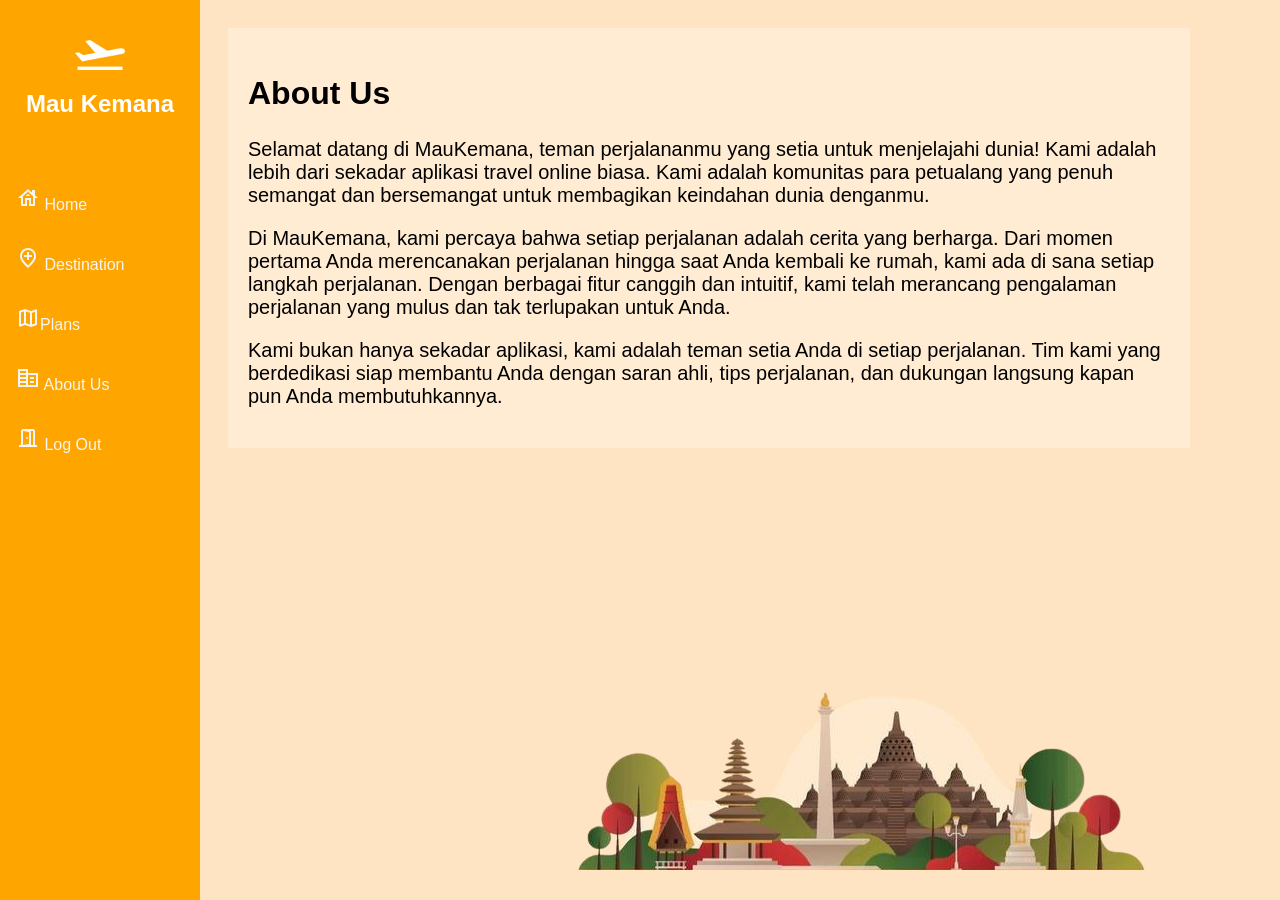
<file: AOL HCI/about_us/aboutus.html>
<!DOCTYPE html>
<html lang="en">
<head>
  <meta charset="UTF-8">
  <link rel="stylesheet" href="https://fonts.googleapis.com/css2?family=Material+Symbols+Outlined:opsz,wght,FILL,GRAD@24,400,0,0" />
  <meta name="viewport" content="width=device-width, initial-scale=1.0">
    <link rel="stylesheet" href="aboutus.css">
  <title>Travel Tracker</title>
</head>
<body>
  <main>

    <section>
      <nav>

        <div class = 'logo-nav'>
            <img src="../img/nav/flight_takeoff_white.png" alt="">
            <h2>Mau Kemana</h2>
        </div>
        
      <ul>
        <li><a href="../Homepage/homepage.html"><span class="material-symbols-outlined">house</span> Home</a></li>
        <li><a href="../destination/destination.html"><span class="material-symbols-outlined">add_location</span> Destination</a></li>
        <li><a href="../plans/plans.html"><span class="material-symbols-outlined">map</span>Plans</a></li>
        <li><a href="../about_us/aboutus.html"><span class="material-symbols-outlined">corporate_fare</span><About href="../plans/plans.html"> About Us</a></li>
        <li><a href="../login/login.html"><span class="material-symbols-outlined">door_open</span> Log Out</a></li>
      </ul>
    </nav>
    </section>
    
    <section class = 'desc'>
      <h1>About Us</h1>
      <p>
        Selamat datang di MauKemana, teman perjalananmu yang setia untuk menjelajahi dunia! Kami adalah lebih dari sekadar aplikasi travel online biasa. Kami adalah komunitas para petualang yang penuh semangat dan bersemangat untuk membagikan keindahan dunia denganmu.
      </p>
      <p>
        Di MauKemana, kami percaya bahwa setiap perjalanan adalah cerita yang berharga. Dari momen pertama Anda merencanakan perjalanan hingga saat Anda kembali ke rumah, kami ada di sana setiap langkah perjalanan. Dengan berbagai fitur canggih dan intuitif, kami telah merancang pengalaman perjalanan yang mulus dan tak terlupakan untuk Anda.
      </p>
      <p>
        Kami bukan hanya sekadar aplikasi, kami adalah teman setia Anda di setiap perjalanan. Tim kami yang berdedikasi siap membantu Anda dengan saran ahli, tips perjalanan, dan dukungan langsung kapan pun Anda membutuhkannya.
      </p>
    </section>

    <div class = 'img-background'>
      <img src="../img/aboutus/background-image.png" alt="">
    </div>

</body>

</html>
</file>
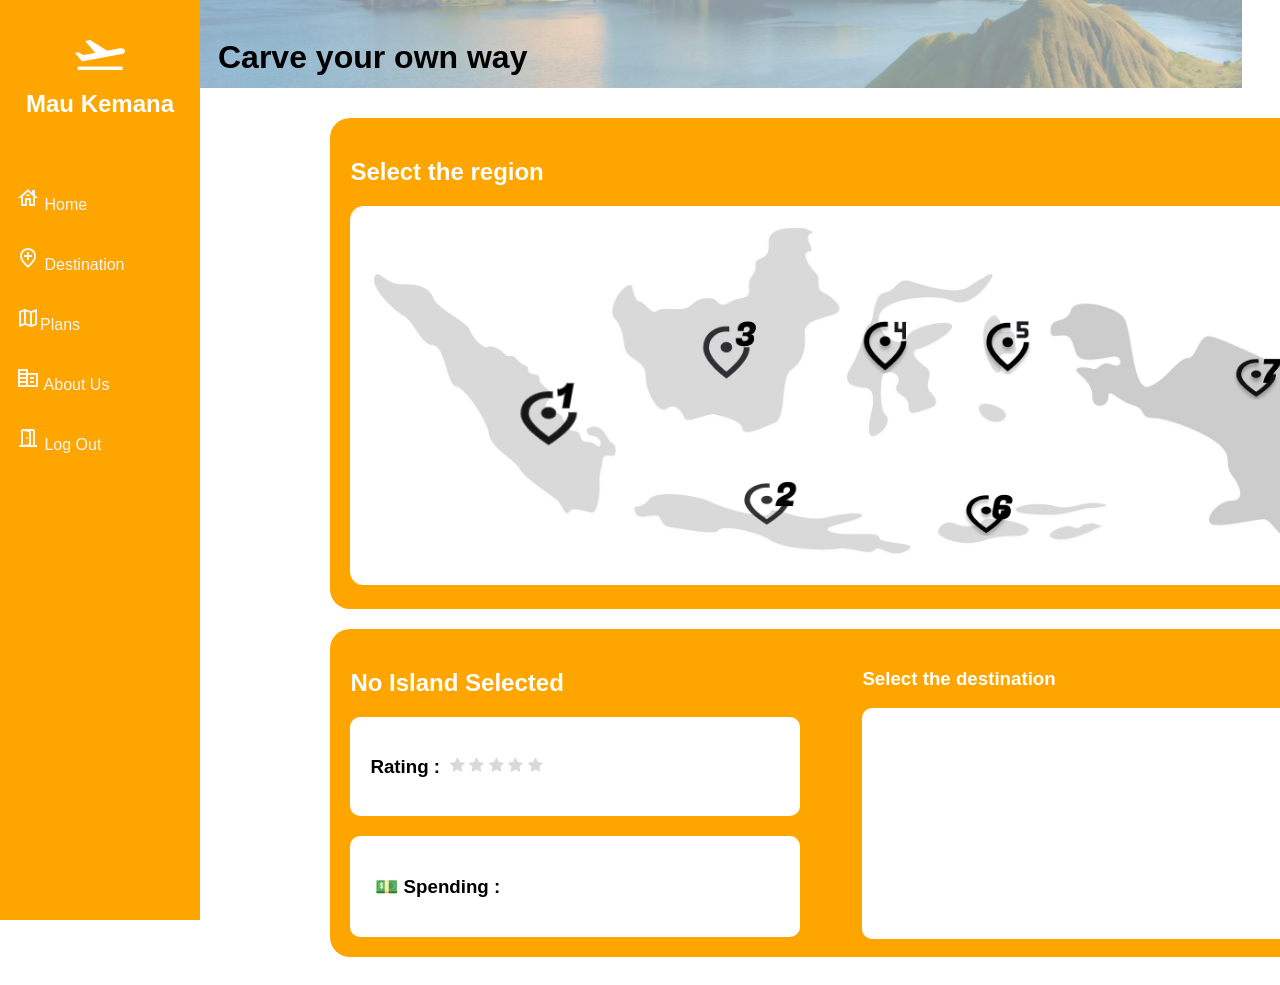
<file: AOL HCI/destination/destination.html>
<!DOCTYPE html>
<html lang="en">
<head>
  <meta charset="UTF-8">
  <meta name="viewport" content="width=device-width, initial-scale=1.0">
    <link rel="stylesheet" href="destination.css">
    <script src='https://cdn.plot.ly/plotly-2.32.0.min.js'></script>
   <link rel="stylesheet" href="https://fonts.googleapis.com/css2?family=Material+Symbols+Outlined:opsz,wght,FILL,GRAD@24,400,0,0" />
    <link rel="stylesheet" href="https://cdnjs.cloudflare.com/ajax/libs/font-awesome/4.7.0/css/font-awesome.min.css">
  <title>Travel Tracker</title>
</head>
<body>
  <section>
      <nav>

        <div class = 'logo-nav'>
            <img src="../img/nav/flight_takeoff_white.png" alt="">
            <h2>Mau Kemana</h2>
        </div>
        
      <ul>
        <li><a href="../Homepage/homepage.html"><span class="material-symbols-outlined">house</span> Home</a></li>
        <li><a href="../destination/destination.html"><span class="material-symbols-outlined">add_location</span> Destination</a></li>
        <li><a href="../plans/plans.html"><span class="material-symbols-outlined">map</span>Plans</a></li>
        <li><a href="../about_us/aboutus.html"><span class="material-symbols-outlined">corporate_fare</span><About href="../plans/plans.html"> About Us</a></li>
        <li><a href="../login/login.html"><span class="material-symbols-outlined">door_open</span> Log Out</a></li>
      </ul>
    </nav>
    </section>
  
  <main>

    

    <div class = 'header-background'>
      <h1>Carve your own way</h1>
    </div>

    <section class = 'bars'>
      <section class = 'map-section'>
        <h2>Select the region</h2>
        <div class='image-map'>
          <svg style="width:100%" xmlns="http://www.w3.org/2000/svg" xmlns:xlink="http://www.w3.org/1999/xlink" viewBox="0 0 1069 412">
            
          <image xlink:href="../img/destination/map-indonesia.png" style="width: 1069px;"></image>
          <a xlink:href="#" target="---" xlink:title="Sumatera">
          <g>
          <polygon class="image-mapper-shape" data-index="2" points="19.2887 77.1548 225.373 342.121 278.163 332.984 300.498 259.89 91.3675 81.2156"></polygon>
          </g>
          </a>
          <a xlink:href="#" target="---" xlink:title="Kalimantan">
          <g>
          <polygon class="image-mapper-shape" data-index="3" points="272.072 73.094 315.726 217.252 477.142 255.829 536.023 107.611 495.415 16.2431"></polygon>
          </g>
          </a>
          <a xlink:href="#" target="---" xlink:title="Sulawesi">
          <g>
          <polygon class="image-mapper-shape" data-index="4" points="556.327 73.094 533.992 196.948 562.418 255.829 650.74 229.434 661.907 128.93 706.576 71.0636"></polygon>
          </g>
          </a>
          <a xlink:href="#" target="---" xlink:title="Maluku">
          <g>
          <rect x="681.1956315289649" y="120.80816714150048" width="61.92687559354226" height="126.89933523266858" class="image-mapper-shape" data-index="5"></rect>
          </g>
          </a>
          <a xlink:href="#" target="---" xlink:title="Papua">
          <g>
          <polygon class="image-mapper-shape" data-index="6" points="753.274 93.3979 771.548 199.993 929.918 349.227 1027.38 371.561 1018.24 156.34"></polygon>
          </g>
          </a>
          <a xlink:href="#" target="---" xlink:title="Java">
          <g>
          <rect x="297.4520417853751" y="299.48243114909786" width="317.75593542260214" height="86.29154795821455" class="image-mapper-shape" data-index="7"></rect>
          </g>
          </a>
          <a xlink:href="#" target="---" xlink:title="Bali & Nusa tenggara">
          <g>
          <rect x="635.5118708452042" y="291.36087369420704" width="189.84140550807217" height="83.24596391263054" class="image-mapper-shape" data-index="8"></rect>
          </g>
          </a>
          </svg>
      </div>
      </section>
  
      <section class = 'island-bar'>
        <div class = 'island-info'>
          <h2 class = 'island-name'>
            No Island Selected
          </h2>
          <div class = 'island-rating'>
            <h3>Rating :</h3>
            <div class = 'star'>
              <span class="fa fa-star"></span>
              <span class="fa fa-star"></span>
              <span class="fa fa-star"></span>
              <span class="fa fa-star"></span>
              <span class="fa fa-star"></span>
            </div>
          </div>
          <div class = 'island-spend'>
            <h3 class = 'money-total'>💵 Spending : </h3>
          </div>
        </div>
        <div class = 'list-destination'>
          <h3 style = 'color: white;'>Select the destination</h3>
          <div class = 'menu-selector'>
            <div class = 'menu-li'>
  
            </div>
          </div>
        </div>
      </section>
    </section>

    
  </main>
  <script src="destination.js"></script>
</body>

</html>
</file>
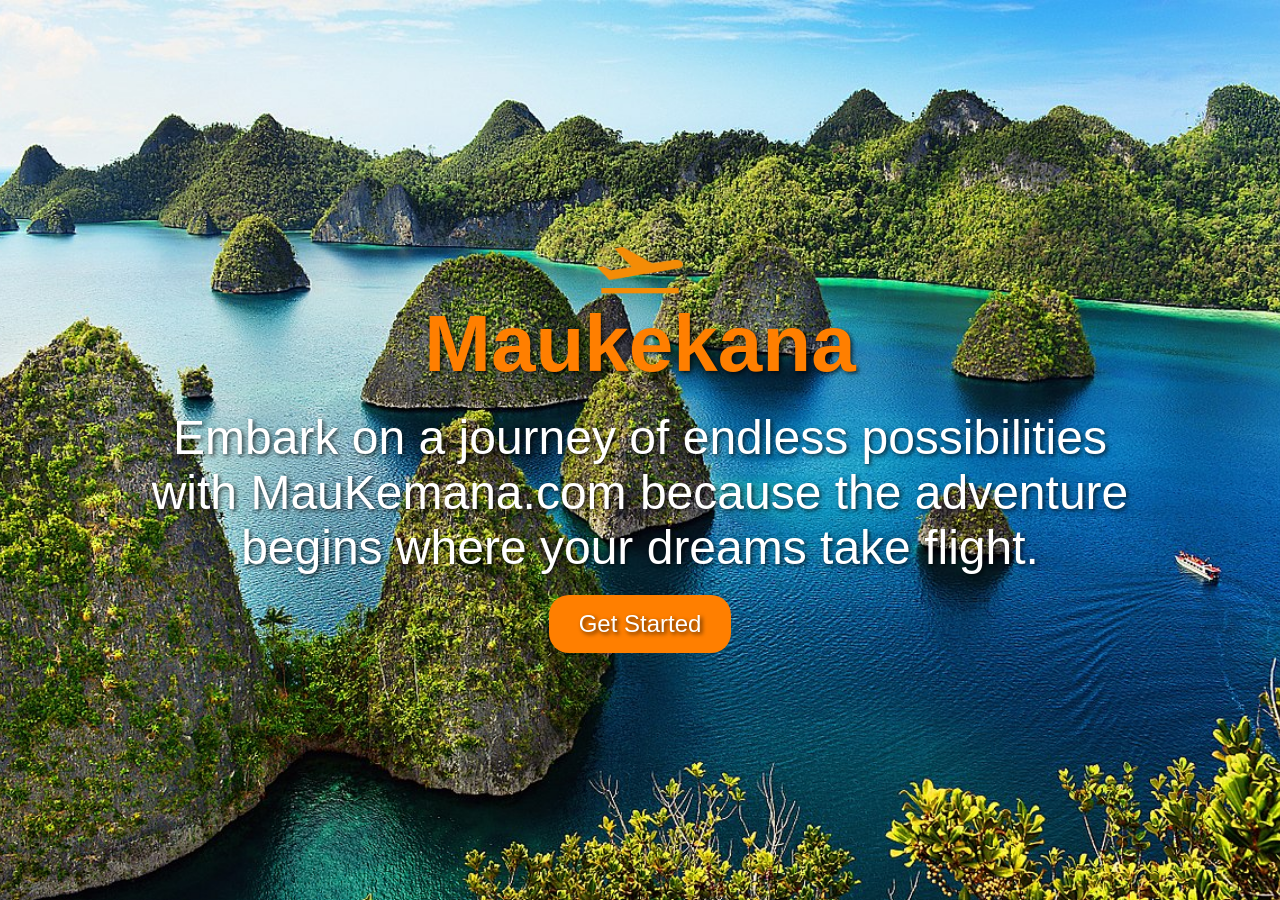
<file: AOL HCI/landing/landing.html>
<!DOCTYPE html>
<html lang="en">
<head>
    <meta charset="UTF-8">
    <meta name="viewport" content="width=device-width, initial-scale=1.0">
    <title>Maukekana</title>
    <link rel="stylesheet" href="landing.css">
</head>
<body>
    <div class="container">
        <header>
            <img src="../img/nav/flight_takeoff.png" alt="" id = 'logo'>
            <h1>Maukekana</h1>
        </header>
        <main>
            <p>Embark on a journey of endless possibilities with MauKemana.com because the adventure begins where your dreams take flight.</p>
            
        </main>
        <a href="../register/register.html" class="btn">Get Started</a>
    </div>
</body>
</html>
</file>
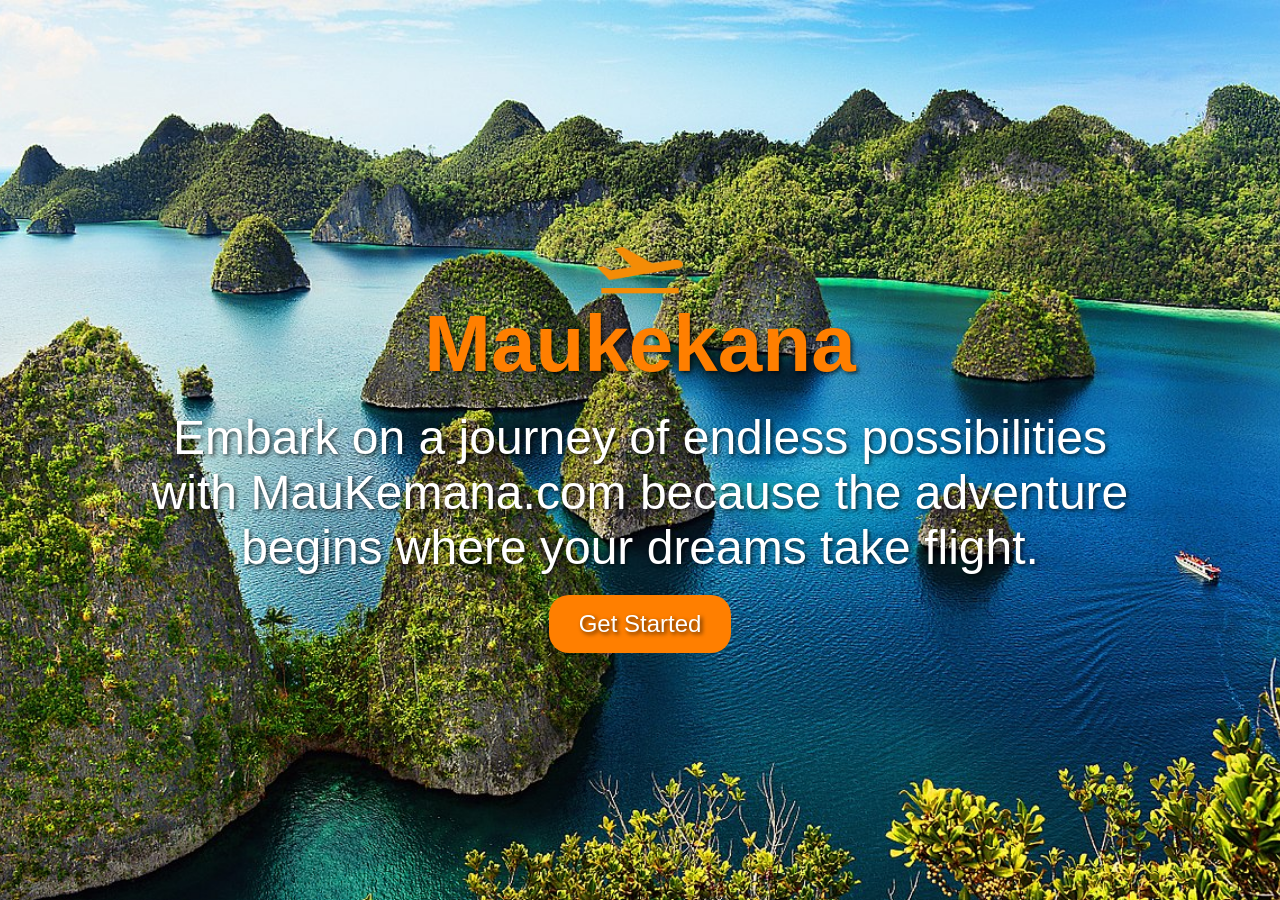
<file: AOL HCI/landing_register_login/landing.html>
<!DOCTYPE html>
<html lang="en">
<head>
    <meta charset="UTF-8">
    <meta name="viewport" content="width=device-width, initial-scale=1.0">
    <title>Maukekana</title>
    <link rel="stylesheet" href="landing.css">
</head>
<body>
    <div class="container">
        <header>
            <img src="../img/nav/flight_takeoff.png" alt="" id = 'logo'>
            <h1>Maukekana</h1>
        </header>
        <main>
            <p>Embark on a journey of endless possibilities with MauKemana.com because the adventure begins where your dreams take flight.</p>
            
        </main>
        <a href="register.html" class="btn">Get Started</a>
    </div>
</body>
</html>
</file>
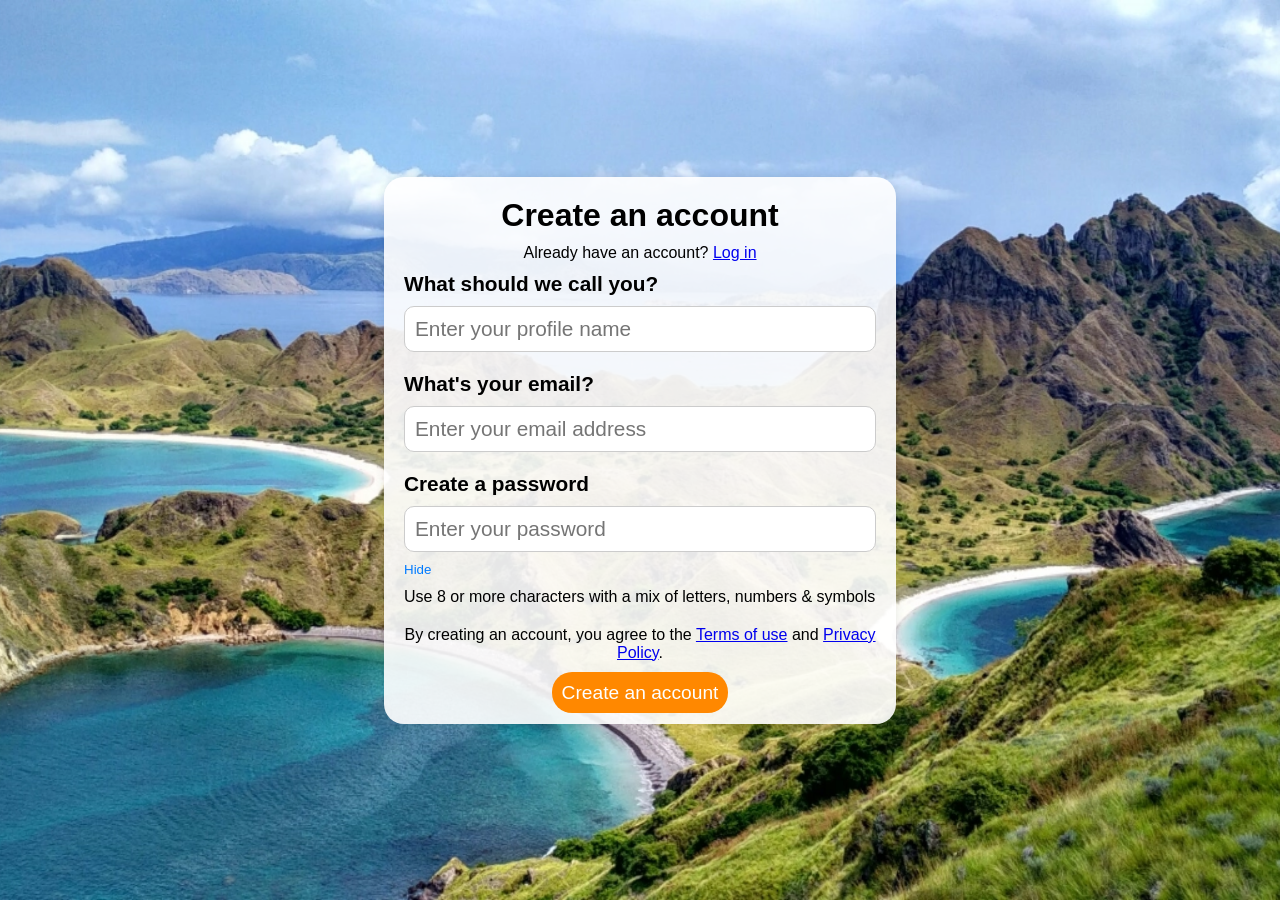
<file: AOL HCI/register/register.html>
<!DOCTYPE html>
<html lang="en">
<head>
    <meta charset="UTF-8">
    <meta name="viewport" content="width=device-width, initial-scale=1.0">
    <title>Create an Account</title>
    <link rel="stylesheet" href="register.css">
</head>
<body>
    <div class="container">
        <form class="signup-form">
            <h1>Create an account</h1>
            <p>Already have an account? <a href="../login/login.html">Log in</a></p>
            <div class="form-group">
                <label for="profileName">What should we call you?</label>
                <input type="text" id="profileName" name="profileName" placeholder="Enter your profile name">
            </div>
            <div class="form-group">
                <label for="email">What's your email?</label>
                <input type="text" id="email" name="email" placeholder="Enter your email address">
            </div>
            <div class="form-group">
                <label for="password">Create a password</label>
                <input type="text" id="password" name="password" placeholder="Enter your password">
                <button type="button" class="password-toggle" onclick="togglePasswordVisibility()">Hide</button>
                <p>Use 8 or more characters with a mix of letters, numbers & symbols</p>
            </div>
            
            <div class="policy">
                <p>By creating an account, you agree to the <a href="#">Terms of use</a> and <a href="#">Privacy Policy</a>.</p>
            </div>
            
            <a  href="../login/login.html" class="button">Create an account</a>
        </form>
    </div>
    <script src="register.js"></script>
</body>
</html>
</file>
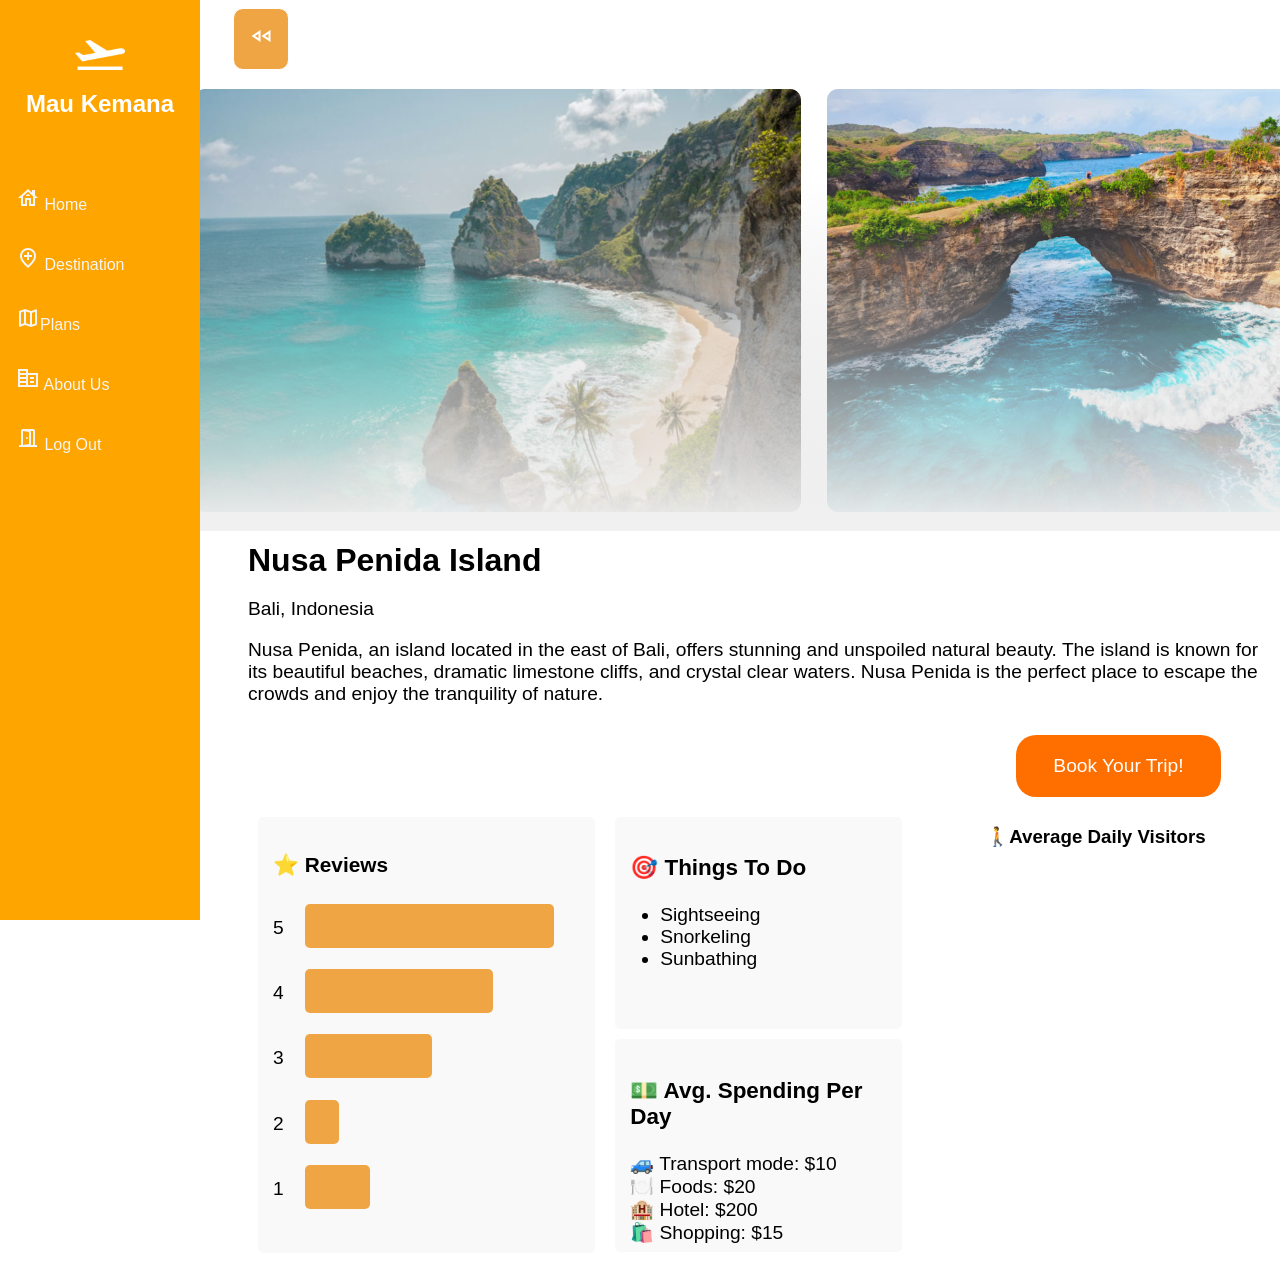
<file: AOL HCI/destination/destination-sample/destination-sample.html>
<!DOCTYPE html>
<html lang="en">
<head>
  <meta charset="UTF-8">
  <link rel="stylesheet" href="https://fonts.googleapis.com/css2?family=Material+Symbols+Outlined:opsz,wght,FILL,GRAD@24,400,0,0" />
  <meta name="viewport" content="width=device-width, initial-scale=1.0">
    <link rel="stylesheet" href="destination-sample.css">
  <title>Travel Tracker</title>
</head>
<body>
    <section>
        <nav>
            <div class = 'logo-nav'>
                <img src="../../img/nav/flight_takeoff_white.png" alt="">
                <h2>Mau Kemana</h2>
            </div>    
          <ul>
            <li><a href="../../Homepage/homepage.html"><span class="material-symbols-outlined">house</span> Home</a></li>
            <li><a href="../../destination/destination.html"><span class="material-symbols-outlined">add_location</span> Destination</a></li>
            <li><a href="../../plans/plans.html"><span class="material-symbols-outlined">map</span>Plans</a></li>
            <li><a href="../../about_us/aboutus.html"><span class="material-symbols-outlined">corporate_fare</span><About href="../plans/plans.html"> About Us</a></li>
            <li><a href="../../login/login.html"><span class="material-symbols-outlined">door_open</span> Log Out</a></li>
          </ul>
        </nav>
  </section>


<main class="main-content">

    <button onclick="window.location.href='../destination.html'" class="button-back">
        <span class="material-symbols-outlined">fast_rewind</span>
    </button>
      
    
    <div class="image-gallery">
        <img src="../../img/destination/background.png" alt="Nusa Penida Island">
    </div>


    <section class="header-information">
        <h2>Nusa Penida Island</h2>
        <p>Bali, Indonesia</p>
        <p>Nusa Penida, an island located in the east of Bali, offers stunning and unspoiled natural beauty. The island is known for its beautiful beaches, dramatic limestone cliffs, and crystal clear waters. Nusa Penida is the perfect place to escape the crowds and enjoy the tranquility of nature.</p>
    </section>
    <a href="../add_destination_page/add_destination_page.html"><button class="book-btn">Book Your Trip!</button></a>

    <section class="content">
            <div class="reviews">
                <h3>⭐ Reviews</h3>
                <div class="review-bar">
                    <div class = 'rated-bar 1'>
                        <p>5</p>
                        <div class="bar" style="width: 80%;"> </div>
                    </div>
                    <div class = 'rated-bar 2'>
                        <p>4</p>
                        <div class="bar" style="width: 60%;"> </div>
                    </div>
                    <div class = 'rated-bar 3'>
                        <p>3</p>
                        <div class="bar" style="width: 40%;"> </div>
                    </div>
                    <div class = 'rated-bar 4'>
                        <p>2</p>
                        <div class="bar" style="width: 10%;"> </div>
                    </div>
                    <div class = 'rated-bar 5'>
                        <p>1</p>
                        <div class="bar" style="width: 20%;"> </div>
                    </div>
                </div>
            </div>

            <div class = 'details-activity-cost'>
                <div class="things-to-do">
                    <h3>🎯 Things To Do</h3>
                    <ul>
                        <li>Sightseeing</li>
                        <li>Snorkeling</li>
                        <li>Sunbathing</li>
                    </ul>
                </div>

                <div class="avg-spending">
                    <h3>💵 Avg. Spending Per Day</h3>
                    <ul>
                        <li>🚙 Transport mode: $10</li>
                        <li>🍽️ Foods: $20</li>
                        <li>🏨 Hotel: $200</li>
                        <li>🛍️ Shopping: $15</li>
                    </ul>
                </div>

            </div>
            
            <section class = 'stats-visitor-book'>
                <div id="avg-visitors">
                    <h3>🚶Average Daily Visitors</h3>
                    <div id = 'visitors-stat'>
                    </div>
                </div>
            </section>
    </section>
</main>

<script src="https://d3js.org/d3.v6.min.js"></script>
<script src="destination-sample.js"></script>
</body>

</html>
</file>
<file: AOL HCI/about_us/aboutus.css>
body{
    font-family: Arial, sans-serif;
    background-color: bisque;
}


/* a navigation blocks on the left side with orange color*/



nav{
    background-color: #FFA500;
    width: 200px;
    height: 100%;
    position: fixed;
    top: 0;
    left: 0;
    z-index: 100;
    overflow-x: hidden;
    padding-top: 20px;
}

nav ul{
    list-style-type: none;
    padding-left: calc(0%);
}



/* a block of navigation links with orange color background and hover effect to white color*/
nav a{
    display: block;
    color: whitesmoke;
    padding: 16px;
    text-decoration: none;
    background-color: #FFA500;
}

nav a:hover{
    background-color: white;
    color: orange;
    width: auto;
}

nav .logo-nav{
    display: flex;
    flex-direction: column;
    padding: 0;
    margin-top: 20px;
    margin-bottom: 0;
}

.logo-nav img{
    width: 50px;
    margin:auto;
}

.logo-nav h2{
    padding: 16px;
    padding-top: 0px;
    text-align: center;
    color: white;
}



main{
    margin-left: 200px;
    padding: 20px;
}


.desc{
    width: 90%;
    padding: 20px;
    background-color: #FFECD3;
}

.desc h1{
    font-size: 32px;
}

.desc p{
    font-size: 20px;
}

.img-background{
    margin-top: calc(18%);
    position: fixed;
    margin-left: calc(25%);
}


@media (max-width: 768px) {
    body{
        margin: 0;
        
    }

    nav {
        width: 100%;
        height: max-content;
        margin:0;
        top: 0;
        position: fixed;
        padding: 0;
        overflow-y: hidden;
        font-size: 0.76em;
    }

    nav ul {
        width: 100%;
        height: 100%;
        margin: 0;
        display: flex;
        justify-content: center;
    }

    nav h2 {
        margin: 0;
        padding: 0;
        font-size: 20px;
    }

    nav .logo-nav img{
        margin: 0;
        display: none;
    }

    .logo-nav h2{
        padding: 0px;
        text-align: center;
        color: white;
    }

    nav .logo-nav{
        display: block;
        padding: 0;
        margin-bottom: 0;
    }


    nav ul li a{
        padding : 5px 8px;
    }



    main {
        margin: 0;
        margin-top: 60px;
    }


}
</file>
<file: AOL HCI/destination/destination.css>
body{
    font-family: Arial, sans-serif;
}

/* a navigation blocks on the left side with orange color*/
nav{
    background-color: #FFA500;
    width: 200px;
    height: 100%;
    position: fixed;
    top: 0;
    left: 0;
    z-index: 100;
    overflow-x: hidden;
    padding-top: 20px;
}

nav ul{
    list-style-type: none;
    padding-left: calc(0%);
}



/* a block of navigation links with orange color background and hover effect to white color*/
nav a{
    display: block;
    color: whitesmoke;
    padding: 16px;
    text-decoration: none;
    background-color: #FFA500;
}

nav a:hover{
    background-color: white;
    color: orange;
    width: auto;
}

nav .logo-nav{
    display: flex;
    flex-direction: column;
    padding: 0;
    margin-top: 20px;
    margin-bottom: 0;
}

.logo-nav img{
    width: 50px;
    margin:auto;
}

.logo-nav h2{
    padding: 16px;
    padding-top: 0px;
    text-align: center;
    color: white;
}


main{
    margin-left: 200px;
    padding: 20px;
}

.header-background{
    background-image: url('../img/destination/header.png');
    background-color: #92a1a9c4;
    width: 100%;
    height: 50px;
    padding-top: 20px;
    padding-bottom: 20px;
    padding-left: 20px;
    margin-top: -30px;
    margin-left: -30px;
    background-repeat: no-repeat;
    background-position: right left top;
}

.bars {
    width: 100%;
    height: 100%;
    margin-left: calc(10%);
}

.map-section{
    background-color: orange;
    color: white;
    padding: 20px 20px 20px 20px;
    margin-top: 30px;
    max-width: 1200px; 
    max-height: 2000px;
    border-radius: 20px;
}

.map-section img{
    width: 100%;
    height: 100%; 
    object-fit: cover; 
}

.image-mapper-shape {
    fill: rgba(0, 0, 0, 0);
}
g:hover .image-mapper-shape {
    stroke: white;
    stroke-width: 2px;
    opacity: 20%;
}

.island-bar{
    display: flex;
    background-color: #FFA500;
    max-width: 1200px; 
    max-height: 2000px;
    padding: 20px;
    width: 100%;
    margin-top: 20px;
    border-radius: 20px;
}
.island-info{
    display: block;
    width: 50%;
}

.island-name{
    color : white;
}

.island-rating{
    background-color: white;
    width: 80%;
    padding:20px 50px;
    padding: 20px;
    border-radius: 10px;
    margin-bottom: 20px;
}

.island-spend{
    background-color: white;
    width: 80%;
    padding:20px 50px;
    padding: 20px;
    border-radius: 10px;
}

.list-destination{
    display: block;
    width: 50%;
}

.menu-selector{
    display: block;
    background-color: white;
    height: 80%;
    width: 100%;
    border-radius: 10px;
}

.island-rating{
    display: flex;
    height: max-content;
}

.star{
    margin-left: 10px;
    margin-top: 20px;
    color : #D9D9D9;
}

.island-spend{
    display: flex;
}

.money-total{
    margin-left: 5px;
    margin-top: 20px;
}

.checked {
    color: orange;
}

.menu-li{
    padding-top: 10px;

}

.bar-selection{
    display: flex;
    justify-content: space-between;
    width: 90%;
    padding: 10px 10px;
    height:max-content;
    border-radius: 10px;
}


@media (max-width: 768px) {
    body{
        margin: auto;
    }

    .header-background{
        display: none;
    }

    nav {
        width: 100%;
        height: max-content;
        margin:0;
        top: 0;
        position: fixed;
        padding: 0;
        overflow-y: hidden;
        font-size: 0.76em;
    }

    nav ul {
        width: 100%;
        height: 100%;
        margin: 0;
        display: flex;
        justify-content: center;
    }

    nav h2 {
        margin: 0;
        padding: 0;
        font-size: 20px;
    }

    nav .logo-nav img{
        margin: 0;
        display: none;
    }

    .logo-nav h2{
        padding: 0px;
        text-align: center;
        color: white;
    }

    nav .logo-nav{
        display: block;
        padding: 0;
        margin-bottom: 0;
    }


    nav ul li a{
        padding : 5px 8px;
    }


    main {
        margin-top: 50px;
        margin-left: auto;
        margin-right: auto;
    }

    .bars{
        max-width: 600px;
        margin-left: auto;
        margin-right: auto;
    }

    .map-section {
        height: 100%;
        margin-left: auto;
        margin-right: auto;
    }

    .island-bar{
        width: 85%;
        display: block;
        margin-left: auto;
        margin-right: auto;
    }

    .island-info{
        width: 100%;
        margin-left: calc(2%);
        margin-right: auto;
    }


    .menu-li{
        width: 90%;
        margin-left: calc(0);
        margin-right: auto;
    }

    .list-destination{
        width: 90%;
        margin-left: calc(2%);
        height: 150px;
    }

}
</file>
<file: AOL HCI/landing/landing.css>
* {
    margin: 0;
    padding: 0;
    box-sizing: border-box;
}

body, html {
    background: url('../img/landing_login_register/landing.jpg') no-repeat center center/cover;

    height: 100%;
    
    font-family: Arial, sans-serif;
}

.container {
    display: flex;
    height: 100vh;
    flex-direction: column;
    justify-content: center;
    align-items: center;
    text-align: center;
    color: white;
    text-shadow: 2px 2px 4px rgba(0, 0, 0, 0.7);
    margin-top: auto;
    margin-bottom: auto;
}

header {
    margin-bottom: 20px;
}

h1 {
    font-size: 5em;
    color: #ff7f00;
}

main p {
    width: 1000px;
    font-size: 3em;
    margin-bottom: 20px;
}

.btn {
    padding: 15px 30px;
    background-color: #ff7f00;
    color: white;
    text-decoration: none;
    font-size: 1.5em;
    border-radius: 20px;
    transition: background-color 0.3s ease;
}

.btn:hover {
    background-color: #e57000;
}

#logo{
    width: 20%;
}


@media (max-width: 768px) {
    h1 {
        font-size: 3em;
    }

    main p {
        width: 100%;
        font-size: 1.2em;
    }

    .btn {
        padding: 10px 20px;
        font-size: 0.75em;
    }
}
</file>
<file: AOL HCI/landing_register_login/landing.css>
* {
    margin: 0;
    padding: 0;
    box-sizing: border-box;
}

body, html {
    background: url('../img/landing_login_register/landing.jpg') no-repeat center center/cover;

    height: 100%;
    
    font-family: Arial, sans-serif;
}

.container {
    display: flex;
    height: 100vh;
    flex-direction: column;
    justify-content: center;
    align-items: center;
    text-align: center;
    color: white;
    text-shadow: 2px 2px 4px rgba(0, 0, 0, 0.7);
    margin-top: auto;
    margin-bottom: auto;
}

header {
    margin-bottom: 20px;
}

h1 {
    font-size: 5em;
    color: #ff7f00;
}

main p {
    width: 1000px;
    font-size: 3em;
    margin-bottom: 20px;
}

.btn {
    padding: 15px 30px;
    background-color: #ff7f00;
    color: white;
    text-decoration: none;
    font-size: 1.5em;
    border-radius: 20px;
    transition: background-color 0.3s ease;
}

.btn:hover {
    background-color: #e57000;
}

#logo{
    width: 20%;
}


@media (max-width: 768px) {
    h1 {
        font-size: 3em;
    }

    main p {
        width: 100%;
        font-size: 1.2em;
    }

    .btn {
        padding: 10px 20px;
        font-size: 0.75em;
    }
}
</file>
<file: AOL HCI/register/register.css>
* {
    box-sizing: border-box;
    margin: 0;
    padding: 0;
}

body {
    font-family: Arial, sans-serif;
    background-image: url('../img/landing_login_register/register_login_background.webp'); /* Replace with the actual image URL */
    background-size: cover;
    background-position: center;
}

.container {
    display: flex;
    justify-content: center;
    align-items: center;
    height: 100vh;
    width: 100%;
}

.signup-form {
    background: rgba(255, 255, 255, 0.9);
    padding: 20px;
    border-radius: 20px;
    box-shadow: 0 0 10px rgba(0, 0, 0, 0.1);
    width: 40%;
    text-align: center;
}

.signup-form h1 {
    margin-bottom: 10px;
}

.signup-form p {
    font-size: 1em;
    margin: 10px 0;
}

.signup-form .form-group {
    margin-bottom: 20px;
    text-align: left;
}

.signup-form label {
    font-size: 1.3em;
    display: block;
    margin-bottom: 5px;
    font-weight: bold;
}

.signup-form input {
    font-size: 1.3em;
    width: 100%;
    padding: 10px;
    margin-top: 5px;
    border: 1px solid #ccc;
    border-radius: 10px;
}

.signup-form .password-toggle {
    margin-top: 10px;
    background: none;
    border: none;
    color: #007bff;
    cursor: pointer;
}

a.button {
    background-color: #ff8800;
    color: white;
    padding: 10px;
    border: none;
    border-radius: 20px;
    width: 100%;
    font-size: 1.2em;
    margin-top: 100px;
    text-decoration: none;
}

a.button:hover {
    background-color: #bd6500;
}


.policy{
    margin-bottom: 20px;
}

/* Media queries for responsiveness */
@media (max-width: 768px) {
    .signup-form {
        width: 60%;
    }

    .signup-form label,
    .signup-form input {
        font-size: 1.1em;
    }

    .signup-form .submit-btn {
        width: 50%;
    }
}

@media (max-width: 480px) {
    .signup-form {
        width: 80%;
    }

    .signup-form label,
    .signup-form input {
        font-size: 1em;
    }

    .signup-form .submit-btn {
        width: 70%;
    }
}
</file>
<file: AOL HCI/destination/destination-sample/destination-sample.css>
body{
    font-family: Arial, sans-serif;
}

.button-back {
    width: max-content;
    height: max-content;
    padding: 15px;
    border : 1px solid white;
    border-radius: 10px;
    background-color: #F0A544;
    color: white;
    font-size: 1.5em;
    z-index: 999;
    margin-left: -15px;
}

nav{
    background-color: #FFA500;
    width: 200px;
    height: 100%;
    position: fixed;
    top: 0;
    left: 0;
    z-index: 100;
    overflow-x: hidden;
    padding-top: 20px;
}

nav ul{
    list-style-type: none;
    padding-left: calc(0%);
}

nav a{
    display: block;
    color: whitesmoke;
    padding: 16px;
    text-decoration: none;
    background-color: #FFA500;
}

nav a:hover{
    background-color: white;
    color: orange;
    width: auto;
}

nav .logo-nav{
    display: flex;
    flex-direction: column;
    padding: 0;
    margin-top: 20px;
    margin-bottom: 0;
}

.logo-nav img{
    width: 50px;
    margin:auto;
}

.logo-nav h2{
    padding: 16px;
    padding-top: 0px;
    text-align: center;
    color: white;
}
.main-content {
    font-size: 1em;
    flex-grow: 1;
    display: flex;
    flex-direction: column;
    box-sizing: border-box;
    height: 600px;
    margin-left:240px;
}

.header-information{
    display: absolute;
    margin-top: -20px;
    margin-bottom: 20px;
}

.header-information h2 {
    font-size: 2em;
    margin-bottom: 10px;
}

.header-information p {
    font-size: 1.2em;
    margin-bottom: 10px;
}

.content{
    display: flex;
    width: 100%;
    height: 80%;
}

.image-gallery {
    margin-top: -60px;
    margin-left: -100px;
    width: max-content;
    position: relative;
}

.image-gallery img {
    width: 100%;
    border-radius: 5px;
    position: relative;
}


.details-activity-cost {
    font-size: 1.2em;
    display: block;
    width: 30%;
}

.things-to-do{
    height: calc(40%);
}

.things-to-do li{
    list-style-type: disc;
    margin-left: 30px;
}

.avg-spending{
    height: calc(40%);
}

.stats-visitor-book{
    display: block;
    gap: 20px;
    width: 30%;
    height: 100%;
}

.book-btn {
    background-color: #FF6F00;
    color: #fff;
    padding: 20px;
    font-size: 1.2em;
    border: none;
    border-radius: 20px;
    cursor: pointer;
    margin-right: calc(5%);
    margin-bottom: 10px;
    width: 20%;
    float: right;
}

.reviews{
    width: 30%;
    height: 89%;
}

.reviews h3{
    font-size: 1.3em;
}

.reviews, .things-to-do, .avg-spending, .avg-visitors {
    background-color: #f9f9f9;
    padding: 15px;
    margin : 10px;
    border-radius: 5px;
}

.review-bar {
    display: flex;
    flex-direction: column;
    gap: 5px;
}

.review-bar .bar{
    background-color: #F0A544;
    color: #fff;
    padding: 2px;
    height: 40px;
    border-radius: 5px;
    text-align: right;
    margin:6px;
}

.rated-bar{
    display: flex;
}

.rated-bar p{
    margin-right: 15px;
    font-size: 1.2em;
}

.things-to-do ul, .avg-spending ul {
    list-style-type: none;
    padding: 0;
}

.avg-visitors img {
    width: min-content;
    height: 100%;
}

#avg-visitors h3 {
    text-align: center;
}

.stats-visitor-book{
    margin-left: 30px;
}

#visitors-stat{
    margin: 0 auto;
    width: 400px;
    height : 350px;
    padding-top: 20px;
}


@media (max-width: 768px) {
    .button-back{
        margin-left: 10px;
        z-index: 10;
    }

    .main-content{
        margin: 0;
        margin-top: 80px;
    }

    .header-background{
        display: none;
    }

 
    nav {
        width: 100%;
        height: max-content;
        margin:0;
        top: 0;
        position: fixed;
        padding: 0;
        overflow-y: hidden;
        font-size: 0.76em;
    }

    nav ul {
        width: 100%;
        height: 100%;
        margin: 0;
        display: flex;
        justify-content: center;
    }

    nav h2 {
        margin: 0;
        padding: 0;
        font-size: 20px;
    }

    nav .logo-nav img{
        margin: 0;
        display: none;
    }

    .logo-nav h2{
        padding: 0px;
        text-align: center;
        color: white;
    }

    nav .logo-nav{
        display: block;
        padding: 0;
        margin-bottom: 0;
    }


    nav ul li a{
        padding : 5px 8px;
    }
    
    .main-content {
        margin-top: 90px;
        margin-left: auto;
        margin-right: auto;
    }

    .bars{
        max-width: 600px;
        margin-left: auto;
        margin-right: auto;
    }

    .book-btn{
        width: 100%;
        margin-left: auto;
        margin-right: auto;
    }

    .content{
        display: block;
        width: 100%;
    }

    .reviews, .details-activity-cost, .stats-visitor-book{
        width: 100%;
    }

    .stats-visitor-book{
        margin-left: auto;
        margin-right: auto;
    }

}
</file>
